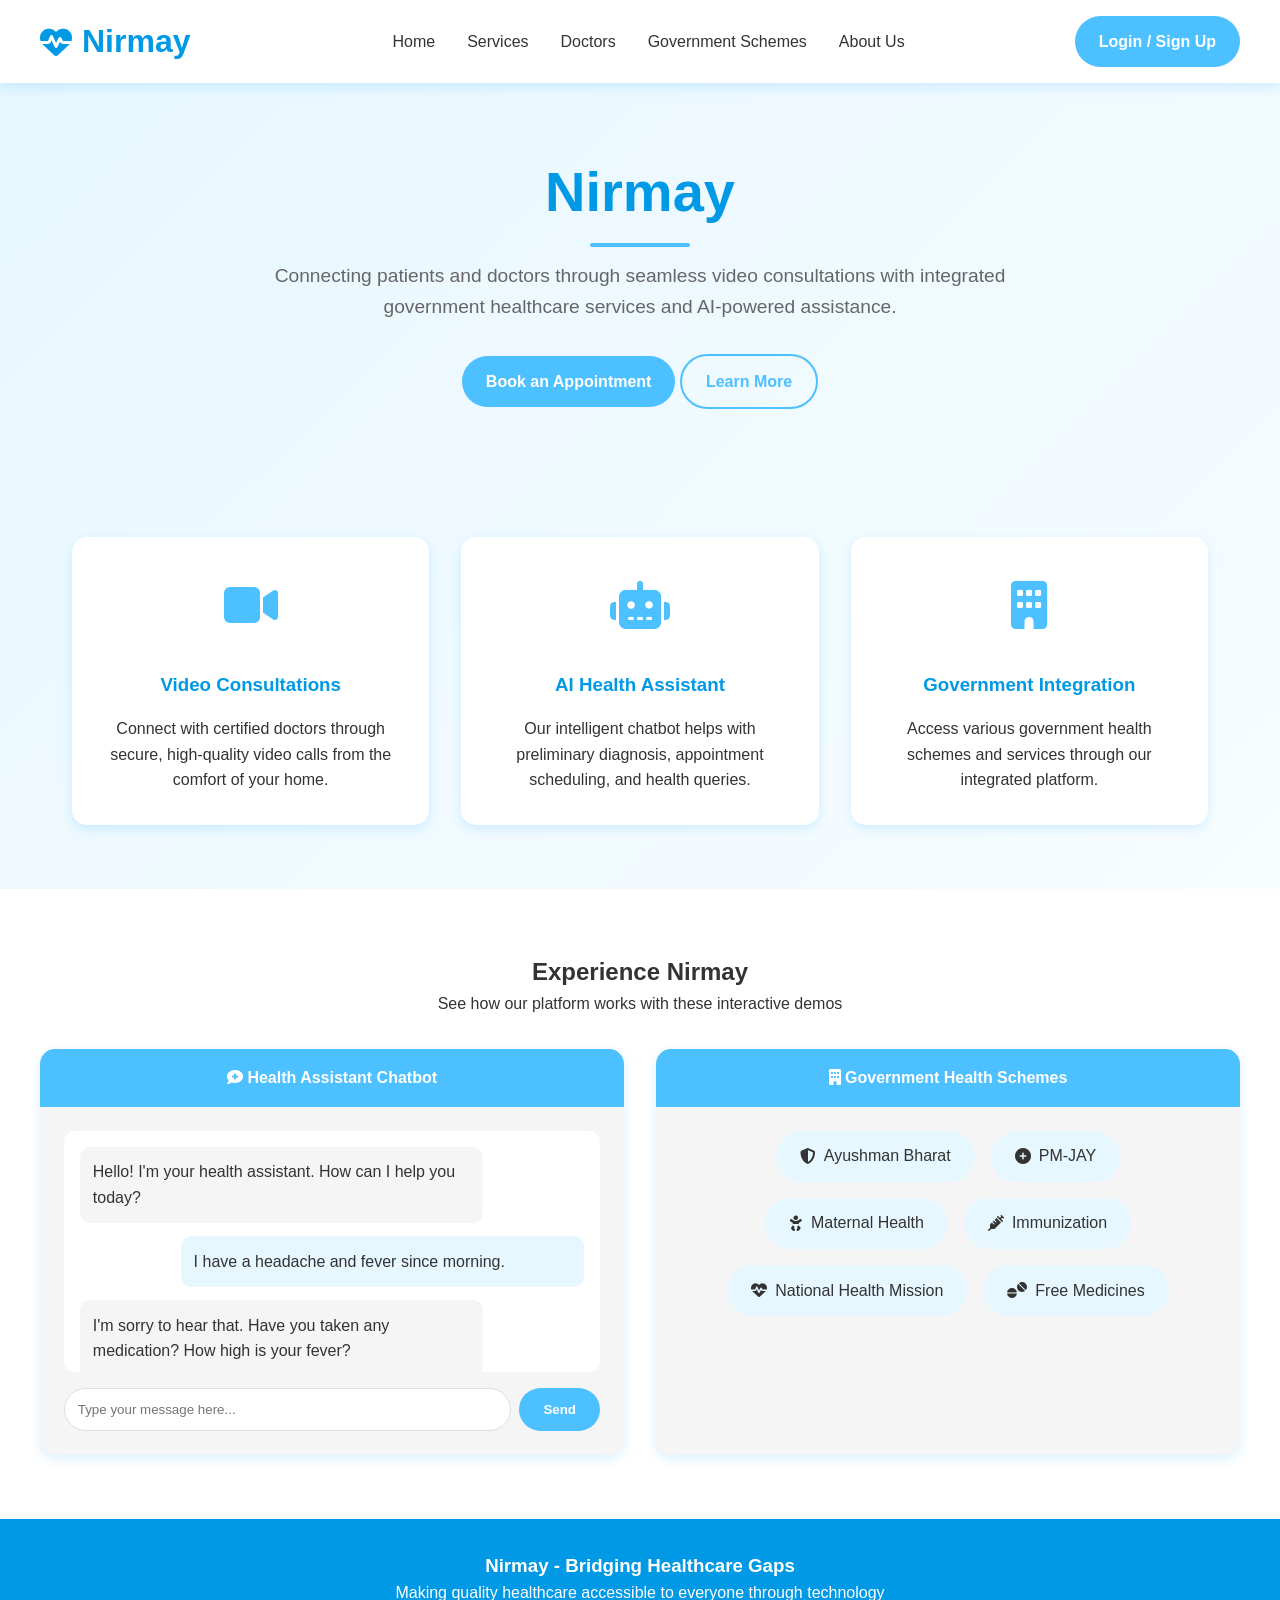
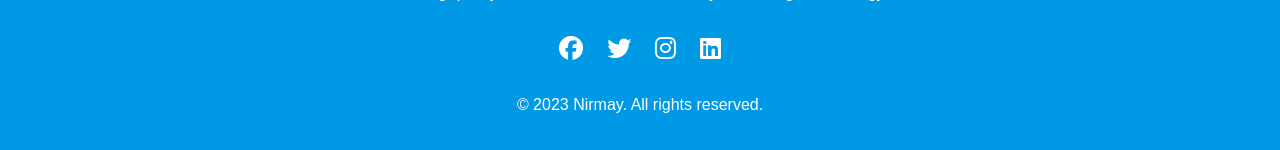
<file: index.html>
<!DOCTYPE html>
<html lang="en">
<head>
    <meta charset="UTF-8">
    <meta name="viewport" content="width=device-width, initial-scale=1.0">
    <title>Nirmay - Connecting Patients & Doctors</title>
    <link rel="stylesheet" href="https://cdnjs.cloudflare.com/ajax/libs/font-awesome/6.4.0/css/all.min.css">
    <link rel="stylesheet" href="style.css">
</head>
<body>
    <header>
        <nav>
            <div class="logo">
                <i class="fas fa-heartbeat logo-icon"></i>
                Nirmay
            </div>
            <ul class="nav-links">
                <li><a href="#">Home</a></li>
                <li><a href="#">Services</a></li>
                <li><a href="#">Doctors</a></li>
                <li><a href="#">Government Schemes</a></li>
                <li><a href="#">About Us</a></li>
            </ul>
            <a href="#" class="btn">Login / Sign Up</a>
        </nav>
    </header>

    <main>
        <section class="hero">
            <h1 class="nirmay-title">Nirmay</h1>
            <p>Connecting patients and doctors through seamless video consultations with integrated government healthcare services and AI-powered assistance.</p>
            <a href="#" class="btn">Book an Appointment</a>
            <a href="#" class="btn btn-outline">Learn More</a>
        </section>

        <section class="features">
            <div class="feature-card animated">
                <div class="feature-icon">
                    <i class="fas fa-video"></i>
                </div>
                <h3>Video Consultations</h3>
                <p>Connect with certified doctors through secure, high-quality video calls from the comfort of your home.</p>
            </div>
            <div class="feature-card animated">
                <div class="feature-icon">
                    <i class="fas fa-robot"></i>
                </div>
                <h3>AI Health Assistant</h3>
                <p>Our intelligent chatbot helps with preliminary diagnosis, appointment scheduling, and health queries.</p>
            </div>
            <div class="feature-card animated">
                <div class="feature-icon">
                    <i class="fas fa-building"></i>
                </div>
                <h3>Government Integration</h3>
                <p>Access various government health schemes and services through our integrated platform.</p>
            </div>
        </section>

        <section class="demo-section">
            <div class="container">
                <h2>Experience Nirmay</h2>
                <p>See how our platform works with these interactive demos</p>
                
                <div class="demo-container">
                    <div class="demo-card animated">
                        <div class="demo-header">
                            <i class="fas fa-comment-medical"></i> Health Assistant Chatbot
                        </div>
                        <div class="demo-content">
                            <div class="chat-container">
                                <div class="chat-messages">
                                    <div class="message bot-message">
                                        Hello! I'm your health assistant. How can I help you today?
                                    </div>
                                    <div class="message user-message">
                                        I have a headache and fever since morning.
                                    </div>
                                    <div class="message bot-message">
                                        I'm sorry to hear that. Have you taken any medication? How high is your fever?
                                    </div>
                                </div>
                                <div class="chat-input">
                                    <input type="text" placeholder="Type your message here...">
                                    <button class="btn">Send</button>
                                </div>
                            </div>
                        </div>
                    </div>
                    
                    <div class="demo-card animated">
                        <div class="demo-header">
                            <i class="fas fa-building"></i> Government Health Schemes
                        </div>
                        <div class="demo-content">
                            <div class="govt-links">
                                <a href="#" class="govt-link">
                                    <i class="fas fa-shield-alt"></i> Ayushman Bharat
                                </a>
                                <a href="#" class="govt-link">
                                    <i class="fas fa-plus-circle"></i> PM-JAY
                                </a>
                                <a href="#" class="govt-link">
                                    <i class="fas fa-baby"></i> Maternal Health
                                </a>
                                <a href="#" class="govt-link">
                                    <i class="fas fa-syringe"></i> Immunization
                                </a>
                                <a href="#" class="govt-link">
                                    <i class="fas fa-heartbeat"></i> National Health Mission
                                </a>
                                <a href="#" class="govt-link">
                                    <i class="fas fa-tablets"></i> Free Medicines
                                </a>
                            </div>
                        </div>
                    </div>
                </div>
            </div>
        </section>
    </main>

    <footer>
        <div class="footer-content">
            <h3>Nirmay - Bridging Healthcare Gaps</h3>
            <p>Making quality healthcare accessible to everyone through technology</p>
            
            <div class="social-links">
                <a href="#"><i class="fab fa-facebook"></i></a>
                <a href="#"><i class="fab fa-twitter"></i></a>
                <a href="#"><i class="fab fa-instagram"></i></a>
                <a href="#"><i class="fab fa-linkedin"></i></a>
            </div>
            
            <p>&copy; 2023 Nirmay. All rights reserved.</p>
        </div>
    </footer>

    <script src="main.js"></script>
</body>
</html>
</file>
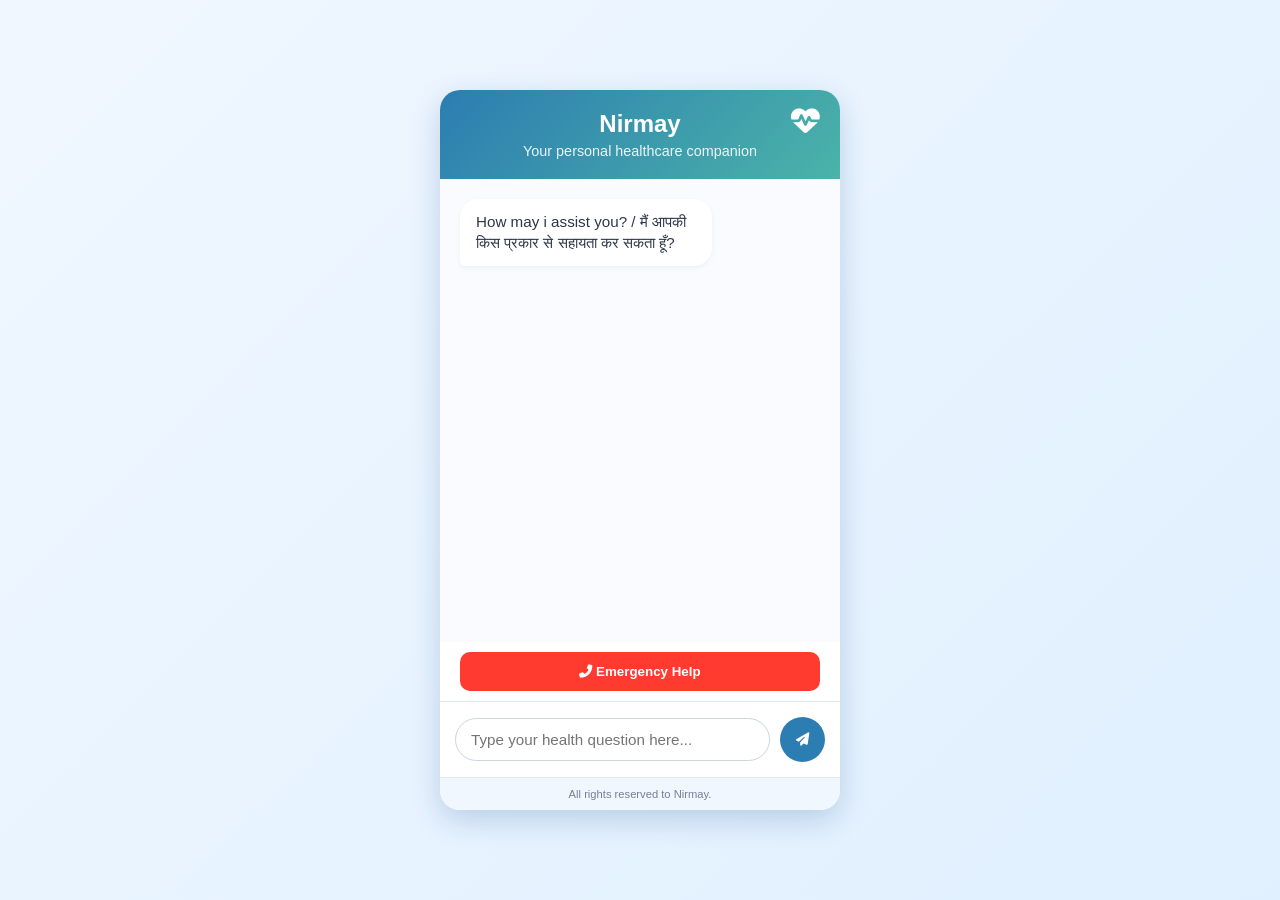
<file: chatbot.html>
<!DOCTYPE html>
<html lang="en">
<head>
    <meta charset="UTF-8">
    <meta name="viewport" content="width=device-width, initial-scale=1.0">
    <title>HealthTech AI Assistant</title>
    <link rel="stylesheet" href="https://cdnjs.cloudflare.com/ajax/libs/font-awesome/6.4.0/css/all.min.css">
    <link rel="stylesheet" href="chat.css">
</head>
<body>
    <div class="chat-container">
        <div class="chat-header">
            <h1>Nirmay</h1>
            <p>Your personal healthcare companion</p>
            <div class="medical-icon">
                <i class="fas fa-heartbeat"></i>
            </div>
        </div>
        
        <div class="chat-messages" id="chatMessages">
            <div class="message bot-message">
                <div class="message-content">
                    How may i assist you? / मैं आपकी किस प्रकार से सहायता कर सकता हूँ?
                </div>
            </div>
        </div>
        
        <button class="emergency-button">
            <i class="fas fa-phone-alt"></i> Emergency Help
        </button>
        
        <div class="chat-input">
            <input type="text" id="userInput" placeholder="Type your health question here...">
            <button class="send-button" id="sendButton">
                <i class="fas fa-paper-plane"></i>
            </button>
        </div>
        
        <div class="disclaimer">
           All rights reserved to Nirmay.
        </div>
    </div>

    <script src="chat.js"></script>
</body>
</html>
</file>
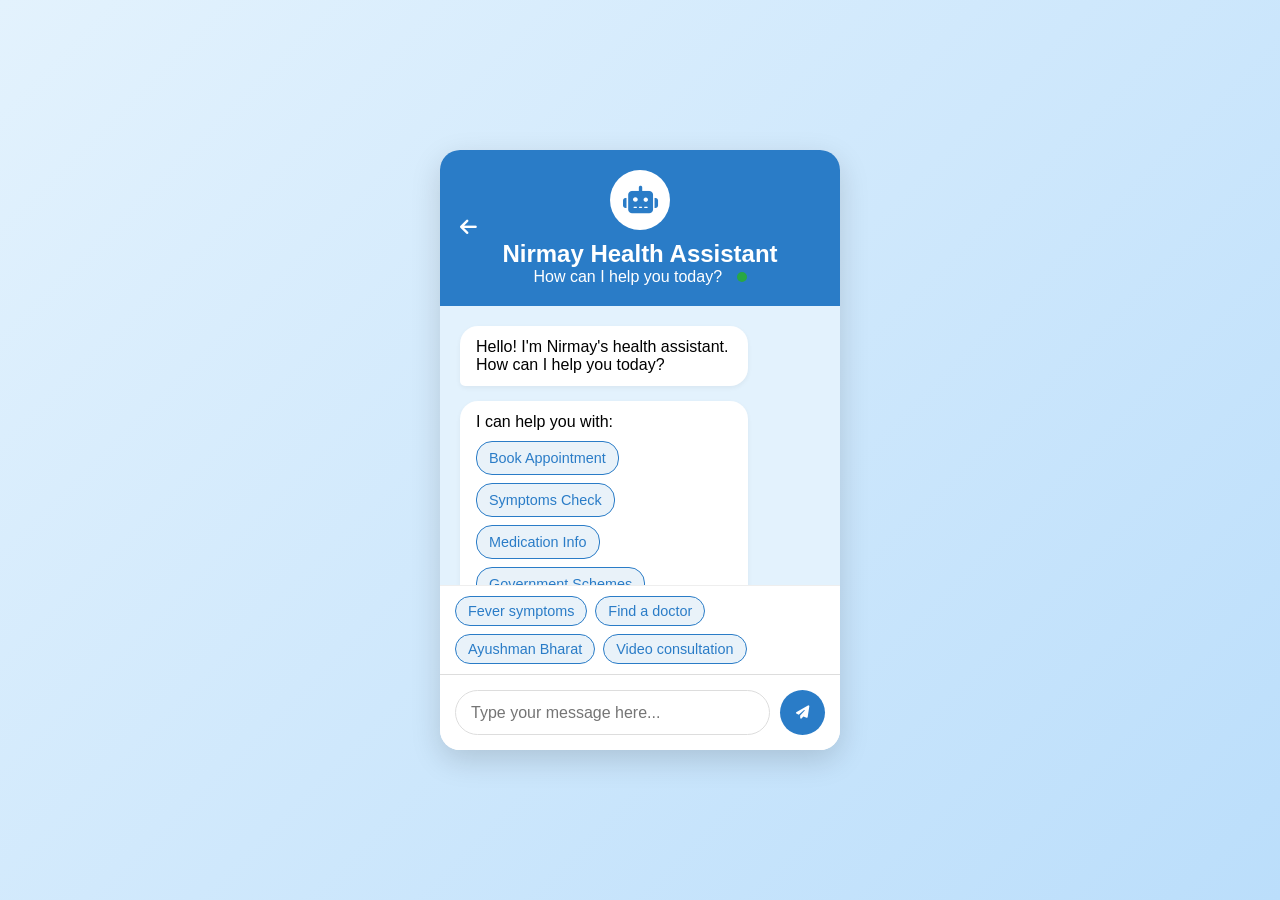
<file: new.html>
<!DOCTYPE html>
<html lang="en">
<head>
    <meta charset="UTF-8">
    <meta name="viewport" content="width=device-width, initial-scale=1.0">
    <title>Nirmay Health Assistant</title>
    <link rel="stylesheet" href="https://cdnjs.cloudflare.com/ajax/libs/font-awesome/6.4.0/css/all.min.css">
    <style>
        :root {
            --primary: #2A7CC7;
            --secondary: #38B6FF;
            --accent: #FF6B6B;
            --light: #F8F9FA;
            --dark: #212529;
            --success: #28A745;
            --chatbot-bg: #E3F2FD;
        }
        
        * {
            margin: 0;
            padding: 0;
            box-sizing: border-box;
            font-family: 'Segoe UI', Tahoma, Geneva, Verdana, sans-serif;
        }
        
        body {
            background: linear-gradient(135deg, #E3F2FD 0%, #BBDEFB 100%);
            min-height: 100vh;
            display: flex;
            justify-content: center;
            align-items: center;
            padding: 20px;
        }
        
        .chatbot-container {
            width: 100%;
            max-width: 400px;
            background: white;
            border-radius: 20px;
            overflow: hidden;
            box-shadow: 0 10px 30px rgba(0, 0, 0, 0.15);
            display: flex;
            flex-direction: column;
            height: 600px;
            animation: fadeIn 0.5s ease-out;
        }
        
        .chat-header {
            background: var(--primary);
            color: white;
            padding: 20px;
            text-align: center;
            position: relative;
        }
        
        .chatbot-icon {
            width: 60px;
            height: 60px;
            background: white;
            border-radius: 50%;
            display: flex;
            justify-content: center;
            align-items: center;
            margin: 0 auto 10px;
            animation: pulse 2s infinite;
        }
        
        .chatbot-icon i {
            font-size: 28px;
            color: var(--primary);
        }
        
        .status-indicator {
            display: inline-block;
            width: 10px;
            height: 10px;
            background: var(--success);
            border-radius: 50%;
            margin-left: 10px;
        }
        
        .chat-messages {
            flex: 1;
            padding: 20px;
            overflow-y: auto;
            display: flex;
            flex-direction: column;
            gap: 15px;
            background: var(--chatbot-bg);
        }
        
        .message {
            max-width: 80%;
            padding: 12px 16px;
            border-radius: 18px;
            animation-duration: 0.3s;
            animation-fill-mode: both;
        }
        
        .bot-message {
            background: white;
            align-self: flex-start;
            border-bottom-left-radius: 5px;
            box-shadow: 0 2px 5px rgba(0, 0, 0, 0.05);
            animation-name: slideInLeft;
        }
        
        .user-message {
            background: var(--primary);
            color: white;
            align-self: flex-end;
            border-bottom-right-radius: 5px;
            box-shadow: 0 2px 5px rgba(0, 0, 0, 0.1);
            animation-name: slideInRight;
        }
        
        .typing-indicator {
            background: white;
            padding: 12px 16px;
            border-radius: 18px;
            align-self: flex-start;
            display: inline-flex;
            align-items: center;
            width: auto;
            box-shadow: 0 2px 5px rgba(0, 0, 0, 0.05);
            margin-bottom: 10px;
        }
        
        .typing-dot {
            width: 8px;
            height: 8px;
            background: var(--dark);
            border-radius: 50%;
            margin: 0 3px;
            opacity: 0.6;
            animation: typingAnimation 1.4s infinite;
        }
        
        .typing-dot:nth-child(2) {
            animation-delay: 0.2s;
        }
        
        .typing-dot:nth-child(3) {
            animation-delay: 0.4s;
        }
        
        .quick-replies {
            display: flex;
            flex-wrap: wrap;
            gap: 8px;
            margin-top: 10px;
        }
        
        .quick-reply {
            background: rgba(42, 124, 199, 0.1);
            border: 1px solid var(--primary);
            color: var(--primary);
            padding: 8px 12px;
            border-radius: 16px;
            font-size: 0.9rem;
            cursor: pointer;
            transition: all 0.3s;
        }
        
        .quick-reply:hover {
            background: var(--primary);
            color: white;
        }
        
        .chat-input {
            display: flex;
            padding: 15px;
            border-top: 1px solid #ddd;
            background: white;
        }
        
        .chat-input input {
            flex: 1;
            padding: 12px 15px;
            border: 1px solid #ddd;
            border-radius: 50px;
            outline: none;
            font-size: 1rem;
        }
        
        .chat-input button {
            margin-left: 10px;
            background: var(--primary);
            color: white;
            border: none;
            border-radius: 50%;
            width: 45px;
            height: 45px;
            cursor: pointer;
            transition: background 0.3s;
        }
        
        .chat-input button:hover {
            background: var(--secondary);
        }
        
        .suggestions {
            padding: 10px 15px;
            background: white;
            border-top: 1px solid #eee;
            display: flex;
            flex-wrap: wrap;
            gap: 8px;
        }
        
        .suggestion {
            background: rgba(42, 124, 199, 0.1);
            border: 1px solid var(--primary);
            color: var(--primary);
            padding: 6px 12px;
            border-radius: 16px;
            font-size: 0.9rem;
            cursor: pointer;
            transition: all 0.3s;
        }
        
        .suggestion:hover {
            background: var(--primary);
            color: white;
        }
        
        @keyframes fadeIn {
            from { opacity: 0; transform: translateY(20px); }
            to { opacity: 1; transform: translateY(0); }
        }
        
        @keyframes pulse {
            0% { transform: scale(1); }
            50% { transform: scale(1.05); }
            100% { transform: scale(1); }
        }
        
        @keyframes slideInLeft {
            from { opacity: 0; transform: translateX(-20px); }
            to { opacity: 1; transform: translateX(0); }
        }
        
        @keyframes slideInRight {
            from { opacity: 0; transform: translateX(20px); }
            to { opacity: 1; transform: translateX(0); }
        }
        
        @keyframes typingAnimation {
            0%, 100% { transform: translateY(0); }
            50% { transform: translateY(-5px); opacity: 1; }
        }
        
        .fade-in {
            animation: fadeIn 0.5s ease-out;
        }
        
        .back-button {
            position: absolute;
            left: 20px;
            top: 50%;
            transform: translateY(-50%);
            color: white;
            font-size: 1.2rem;
            cursor: pointer;
        }
        
        @media (max-width: 480px) {
            .chatbot-container {
                height: 100vh;
                border-radius: 0;
                max-width: 100%;
            }
            
            .message {
                max-width: 90%;
            }
        }
    </style>
</head>
<body>
    <div class="chatbot-container">
        <div class="chat-header">
            <div class="back-button">
                <i class="fas fa-arrow-left"></i>
            </div>
            <div class="chatbot-icon">
                <i class="fas fa-robot"></i>
            </div>
            <h2>Nirmay Health Assistant</h2>
            <p>How can I help you today? <span class="status-indicator"></span></p>
        </div>
        
        <div class="chat-messages">
            <div class="message bot-message">
                Hello! I'm Nirmay's health assistant. How can I help you today?
            </div>
            
            <div class="message bot-message">
                I can help you with:
                <div class="quick-replies">
                    <div class="quick-reply">Book Appointment</div>
                    <div class="quick-reply">Symptoms Check</div>
                    <div class="quick-reply">Medication Info</div>
                    <div class="quick-reply">Government Schemes</div>
                </div>
            </div>
            
            <div class="typing-indicator">
                <div class="typing-dot"></div>
                <div class="typing-dot"></div>
                <div class="typing-dot"></div>
            </div>
        </div>
        
        <div class="suggestions">
            <div class="suggestion">Fever symptoms</div>
            <div class="suggestion">Find a doctor</div>
            <div class="suggestion">Ayushman Bharat</div>
            <div class="suggestion">Video consultation</div>
        </div>
        
        <div class="chat-input">
            <input type="text" placeholder="Type your message here...">
            <button><i class="fas fa-paper-plane"></i></button>
        </div>
    </div>

    <script>
        document.addEventListener('DOMContentLoaded', function() {
            const chatMessages = document.querySelector('.chat-messages');
            const chatInput = document.querySelector('.chat-input input');
            const sendButton = document.querySelector('.chat-input button');
            const suggestions = document.querySelectorAll('.suggestion');
            const quickReplies = document.querySelectorAll('.quick-reply');
            const typingIndicator = document.querySelector('.typing-indicator');
            
            // Initial bot message with animation
            setTimeout(() => {
                typingIndicator.style.display = 'none';
            }, 2000);
            
            // Send message function
            function sendMessage() {
                const message = chatInput.value.trim();
                
                if (message) {
                    // Add user message
                    addMessage(message, 'user');
                    chatInput.value = '';
                    
                    // Show typing indicator
                    typingIndicator.style.display = 'flex';
                    
                    // Bot response after a delay
                    setTimeout(() => {
                        typingIndicator.style.display = 'none';
                        botResponse(message);
                    }, 1500);
                }
            }
            
            // Add message to chat
            function addMessage(text, sender) {
                const messageDiv = document.createElement('div');
                messageDiv.classList.add('message');
                messageDiv.classList.add(sender + '-message');
                messageDiv.textContent = text;
                
                chatMessages.appendChild(messageDiv);
                chatMessages.scrollTop = chatMessages.scrollHeight;
            }
            
            // Bot response logic
            function botResponse(userMessage) {
                let botMessage = "";
                
                if (userMessage.toLowerCase().includes('appointment') || userMessage.toLowerCase().includes('book')) {
                    botMessage = "I can help you book an appointment. Would you prefer a video consultation or in-person visit?";
                } 
                else if (userMessage.toLowerCase().includes('symptom') || userMessage.toLowerCase().includes('fever')) {
                    botMessage = "Based on your symptoms, I recommend consulting with a general physician. Would you like me to connect you with one?";
                }
                else if (userMessage.toLowerCase().includes('government') || userMessage.toLowerCase().includes('scheme')) {
                    botMessage = "We provide information on various government health schemes like Ayushman Bharat, PMJAY, and National Health Mission. Which one would you like to know more about?";
                }
                else if (userMessage.toLowerCase().includes('video') || userMessage.toLowerCase().includes('consult')) {
                    botMessage = "Video consultations are available with certified doctors. You can schedule one for now or later. Would you like to proceed?";
                }
                else {
                    botMessage = "I'm here to help with your healthcare needs. You can ask me about symptoms, appointments, medications, or government health schemes.";
                }
                
                addMessage(botMessage, 'bot');
                
                // Add quick replies for specific responses
                if (userMessage.toLowerCase().includes('appointment') || userMessage.toLowerCase().includes('book')) {
                    const quickRepliesDiv = document.createElement('div');
                    quickRepliesDiv.classList.add('quick-replies');
                    quickRepliesDiv.innerHTML = `
                        <div class="quick-reply">Video Consultation</div>
                        <div class="quick-reply">In-Person Visit</div>
                    `;
                    chatMessages.appendChild(quickRepliesDiv);
                    
                    // Add event listeners to new quick replies
                    document.querySelectorAll('.quick-replies:last-child .quick-reply').forEach(reply => {
                        reply.addEventListener('click', function() {
                            addMessage(this.textContent, 'user');
                            typingIndicator.style.display = 'flex';
                            
                            setTimeout(() => {
                                typingIndicator.style.display = 'none';
                                addMessage("Great choice! Let me show you available doctors.", 'bot');
                            }, 1500);
                        });
                    });
                }
            }
            
            // Event listeners
            sendButton.addEventListener('click', sendMessage);
            
            chatInput.addEventListener('keypress', function(e) {
                if (e.key === 'Enter') {
                    sendMessage();
                }
            });
            
            suggestions.forEach(suggestion => {
                suggestion.addEventListener('click', function() {
                    chatInput.value = this.textContent;
                    sendMessage();
                });
            });
            
            quickReplies.forEach(reply => {
                reply.addEventListener('click', function() {
                    addMessage(this.textContent, 'user');
                    typingIndicator.style.display = 'flex';
                    
                    setTimeout(() => {
                        typingIndicator.style.display = 'none';
                        botResponse(this.textContent);
                    }, 1500);
                });
            });
            
            // Back button functionality
            document.querySelector('.back-button').addEventListener('click', function() {
                document.body.classList.add('fade-out');
                setTimeout(() => {
                    window.history.back();
                }, 500);
            });
        });
    </script>
</body>
</html>
</file>
<file: style.css>
* {
            margin: 0;
            padding: 0;
            box-sizing: border-box;
            font-family: 'Segoe UI', Tahoma, Geneva, Verdana, sans-serif;
        }

        :root {
            --primary-light: #e6f7ff;
            --primary: #4dc0ff;
            --primary-dark: #0099e6;
            --accent: #007bff;
            --text: #333;
            --light-text: #666;
            --white: #ffffff;
            --light-gray: #f5f5f5;
            --shadow: 0 4px 12px rgba(0, 155, 255, 0.15);
        }

        body {
            background: linear-gradient(135deg, var(--primary-light) 0%, var(--white) 100%);
            color: var(--text);
            line-height: 1.6;
            min-height: 100vh;
            display: flex;
            flex-direction: column;
        }

        header {
            background: var(--white);
            box-shadow: var(--shadow);
            padding: 1rem 2rem;
            position: sticky;
            top: 0;
            z-index: 100;
        }

        nav {
            display: flex;
            justify-content: space-between;
            align-items: center;
            max-width: 1200px;
            margin: 0 auto;
        }

        .logo {
            font-size: 2rem;
            font-weight: 700;
            color: var(--primary-dark);
            display: flex;
            align-items: center;
        }

        .logo-icon {
            margin-right: 10px;
            animation: pulse 2s infinite;
        }

        .nav-links {
            display: flex;
            list-style: none;
        }

        .nav-links li {
            margin-left: 2rem;
        }

        .nav-links a {
            text-decoration: none;
            color: var(--text);
            font-weight: 500;
            transition: color 0.3s;
        }

        .nav-links a:hover {
            color: var(--primary-dark);
        }

        .btn {
            display: inline-block;
            padding: 0.8rem 1.5rem;
            background: var(--primary);
            color: white;
            border-radius: 50px;
            text-decoration: none;
            font-weight: 600;
            transition: all 0.3s;
            border: none;
            cursor: pointer;
        }

        .btn:hover {
            background: var(--primary-dark);
            transform: translateY(-3px);
            box-shadow: 0 10px 20px rgba(0, 0, 0, 0.1);
        }

        .btn-outline {
            background: transparent;
            border: 2px solid var(--primary);
            color: var(--primary);
        }

        .btn-outline:hover {
            background: var(--primary);
            color: white;
        }

        .hero {
            text-align: center;
            padding: 4rem 2rem;
            max-width: 1000px;
            margin: 0 auto;
        }

        .hero h1 {
            font-size: 3.5rem;
            margin-bottom: 1.5rem;
            color: var(--primary-dark);
            position: relative;
            display: inline-block;
        }

        .nirmay-title {
            position: relative;
            animation: fadeIn 1.5s ease-out;
        }

        .nirmay-title::after {
            content: '';
            position: absolute;
            bottom: -10px;
            left: 50%;
            transform: translateX(-50%);
            width: 100px;
            height: 4px;
            background: var(--primary);
            border-radius: 2px;
        }

        .hero p {
            font-size: 1.2rem;
            color: var(--light-text);
            max-width: 800px;
            margin: 0 auto 2rem;
        }

        .features {
            display: flex;
            flex-wrap: wrap;
            justify-content: center;
            gap: 2rem;
            padding: 4rem 2rem;
            max-width: 1200px;
            margin: 0 auto;
        }

        .feature-card {
            background: var(--white);
            border-radius: 15px;
            padding: 2rem;
            flex: 1 1 300px;
            box-shadow: var(--shadow);
            transition: transform 0.3s;
            text-align: center;
        }

        .feature-card:hover {
            transform: translateY(-10px);
        }

        .feature-icon {
            font-size: 3rem;
            color: var(--primary);
            margin-bottom: 1.5rem;
        }

        .feature-card h3 {
            margin-bottom: 1rem;
            color: var(--primary-dark);
        }

        .demo-section {
            background: var(--white);
            padding: 4rem 2rem;
            text-align: center;
        }

        .container {
            max-width: 1200px;
            margin: 0 auto;
        }

        .demo-container {
            display: flex;
            flex-wrap: wrap;
            gap: 2rem;
            justify-content: center;
            margin-top: 2rem;
        }

        .demo-card {
            flex: 1 1 300px;
            background: var(--light-gray);
            border-radius: 15px;
            overflow: hidden;
            box-shadow: var(--shadow);
        }

        .demo-header {
            background: var(--primary);
            color: white;
            padding: 1rem;
            font-weight: 600;
        }

        .demo-content {
            padding: 1.5rem;
            min-height: 200px;
        }

        .chat-container {
            display: flex;
            flex-direction: column;
            height: 300px;
        }

        .chat-messages {
            flex: 1;
            overflow-y: auto;
            text-align: left;
            padding: 1rem;
            background: var(--white);
            border-radius: 10px;
            margin-bottom: 1rem;
        }

        .message {
            margin-bottom: 0.8rem;
            padding: 0.8rem;
            border-radius: 10px;
            max-width: 80%;
        }

        .user-message {
            background: var(--primary-light);
            margin-left: auto;
        }

        .bot-message {
            background: var(--light-gray);
        }

        .chat-input {
            display: flex;
            gap: 0.5rem;
        }

        .chat-input input {
            flex: 1;
            padding: 0.8rem;
            border: 1px solid #ddd;
            border-radius: 50px;
        }

        .govt-links {
            display: flex;
            flex-wrap: wrap;
            gap: 1rem;
            justify-content: center;
        }

        .govt-link {
            background: var(--primary-light);
            padding: 0.8rem 1.5rem;
            border-radius: 50px;
            text-decoration: none;
            color: var(--text);
            transition: all 0.3s;
            display: flex;
            align-items: center;
            gap: 0.5rem;
        }

        .govt-link:hover {
            background: var(--primary);
            color: white;
        }

        footer {
            background: var(--primary-dark);
            color: white;
            text-align: center;
            padding: 2rem;
            margin-top: auto;
        }

        .footer-content {
            max-width: 1200px;
            margin: 0 auto;
        }

        .social-links {
            display: flex;
            justify-content: center;
            gap: 1.5rem;
            margin: 1.5rem 0;
        }

        .social-links a {
            color: white;
            font-size: 1.5rem;
            transition: transform 0.3s;
        }

        .social-links a:hover {
            transform: translateY(-5px);
        }

        /* Animations */
        @keyframes pulse {
            0% { transform: scale(1); }
            50% { transform: scale(1.1); }
            100% { transform: scale(1); }
        }

        @keyframes fadeIn {
            from { opacity: 0; transform: translateY(20px); }
            to { opacity: 1; transform: translateY(0); }
        }

        .animated {
            opacity: 0;
            transform: translateY(20px);
            transition: opacity 0.5s, transform 0.5s;
        }

        .visible {
            opacity: 1;
            transform: translateY(0);
        }

        /* Responsive Design */
        @media (max-width: 768px) {
            .nav-links {
                display: none;
            }

            .hero h1 {
                font-size: 2.5rem;
            }
        }
</file>
<file: chat.css>
* {
            margin: 0;
            padding: 0;
            box-sizing: border-box;
            font-family: 'Segoe UI', Tahoma, Geneva, Verdana, sans-serif;
        }

        body {
            background: linear-gradient(135deg, #f0f7ff 0%, #e0f0ff 100%);
            height: 100vh;
            display: flex;
            justify-content: center;
            align-items: center;
            padding: 20px;
        }

        .chat-container {
            width: 100%;
            max-width: 400px;
            height: 80vh;
            background: white;
            border-radius: 20px;
            box-shadow: 0 10px 30px rgba(0, 64, 128, 0.2);
            display: flex;
            flex-direction: column;
            overflow: hidden;
        }

        .chat-header {
            background: linear-gradient(135deg, #2c7db1 0%, #4bb3a8 100%);
            color: white;
            padding: 20px;
            text-align: center;
            position: relative;
        }

        .chat-header h1 {
            font-size: 1.5rem;
            font-weight: 600;
            margin-bottom: 5px;
        }

        .chat-header p {
            font-size: 0.9rem;
            opacity: 0.9;
        }

        .medical-icon {
            position: absolute;
            top: 15px;
            right: 20px;
            font-size: 1.8rem;
        }

        .chat-messages {
            flex: 1;
            padding: 20px;
            overflow-y: auto;
            background: #f9fbfe;
        }

        .message {
            margin-bottom: 15px;
            display: flex;
        }

        .user-message {
            justify-content: flex-end;
        }

        .bot-message {
            justify-content: flex-start;
        }

        .message-content {
            max-width: 70%;
            padding: 12px 16px;
            border-radius: 18px;
            font-size: 0.95rem;
            line-height: 1.4;
        }

        .user-message .message-content {
            background: #e1f2ff;
            color: #0d5ba8;
            border-bottom-right-radius: 5px;
        }

        .bot-message .message-content {
            background: white;
            color: #2d3748;
            border-bottom-left-radius: 5px;
            box-shadow: 0 2px 5px rgba(0, 0, 0, 0.05);
        }

        .chat-input {
            padding: 15px;
            background: white;
            border-top: 1px solid #e2e8f0;
            display: flex;
            align-items: center;
        }

        .chat-input input {
            flex: 1;
            padding: 12px 15px;
            border: 1px solid #cbd5e0;
            border-radius: 25px;
            font-size: 0.95rem;
            outline: none;
            transition: border-color 0.3s;
        }

        .chat-input input:focus {
            border-color: #2c7db1;
        }

        .send-button {
            background: #2c7db1;
            color: white;
            border: none;
            width: 45px;
            height: 45px;
            border-radius: 50%;
            margin-left: 10px;
            cursor: pointer;
            display: flex;
            justify-content: center;
            align-items: center;
            transition: background 0.3s;
        }

        .send-button:hover {
            background: #236899;
        }

        .emergency-button {
            display: block;
            width: calc(100% - 40px);
            margin: 10px 20px;
            padding: 12px;
            background: #ff3b30;
            color: white;
            border: none;
            border-radius: 10px;
            font-weight: 600;
            cursor: pointer;
            text-align: center;
            transition: background 0.3s;
        }

        .emergency-button:hover {
            background: #e0352b;
        }

        .disclaimer {
            text-align: center;
            font-size: 0.7rem;
            color: #718096;
            padding: 10px 20px;
            background: #f1f7ff;
            border-top: 1px solid #e2e8f0;
        }

        @media (max-height: 700px) {
            .chat-container {
                height: 90vh;
            }
        }
</file>
